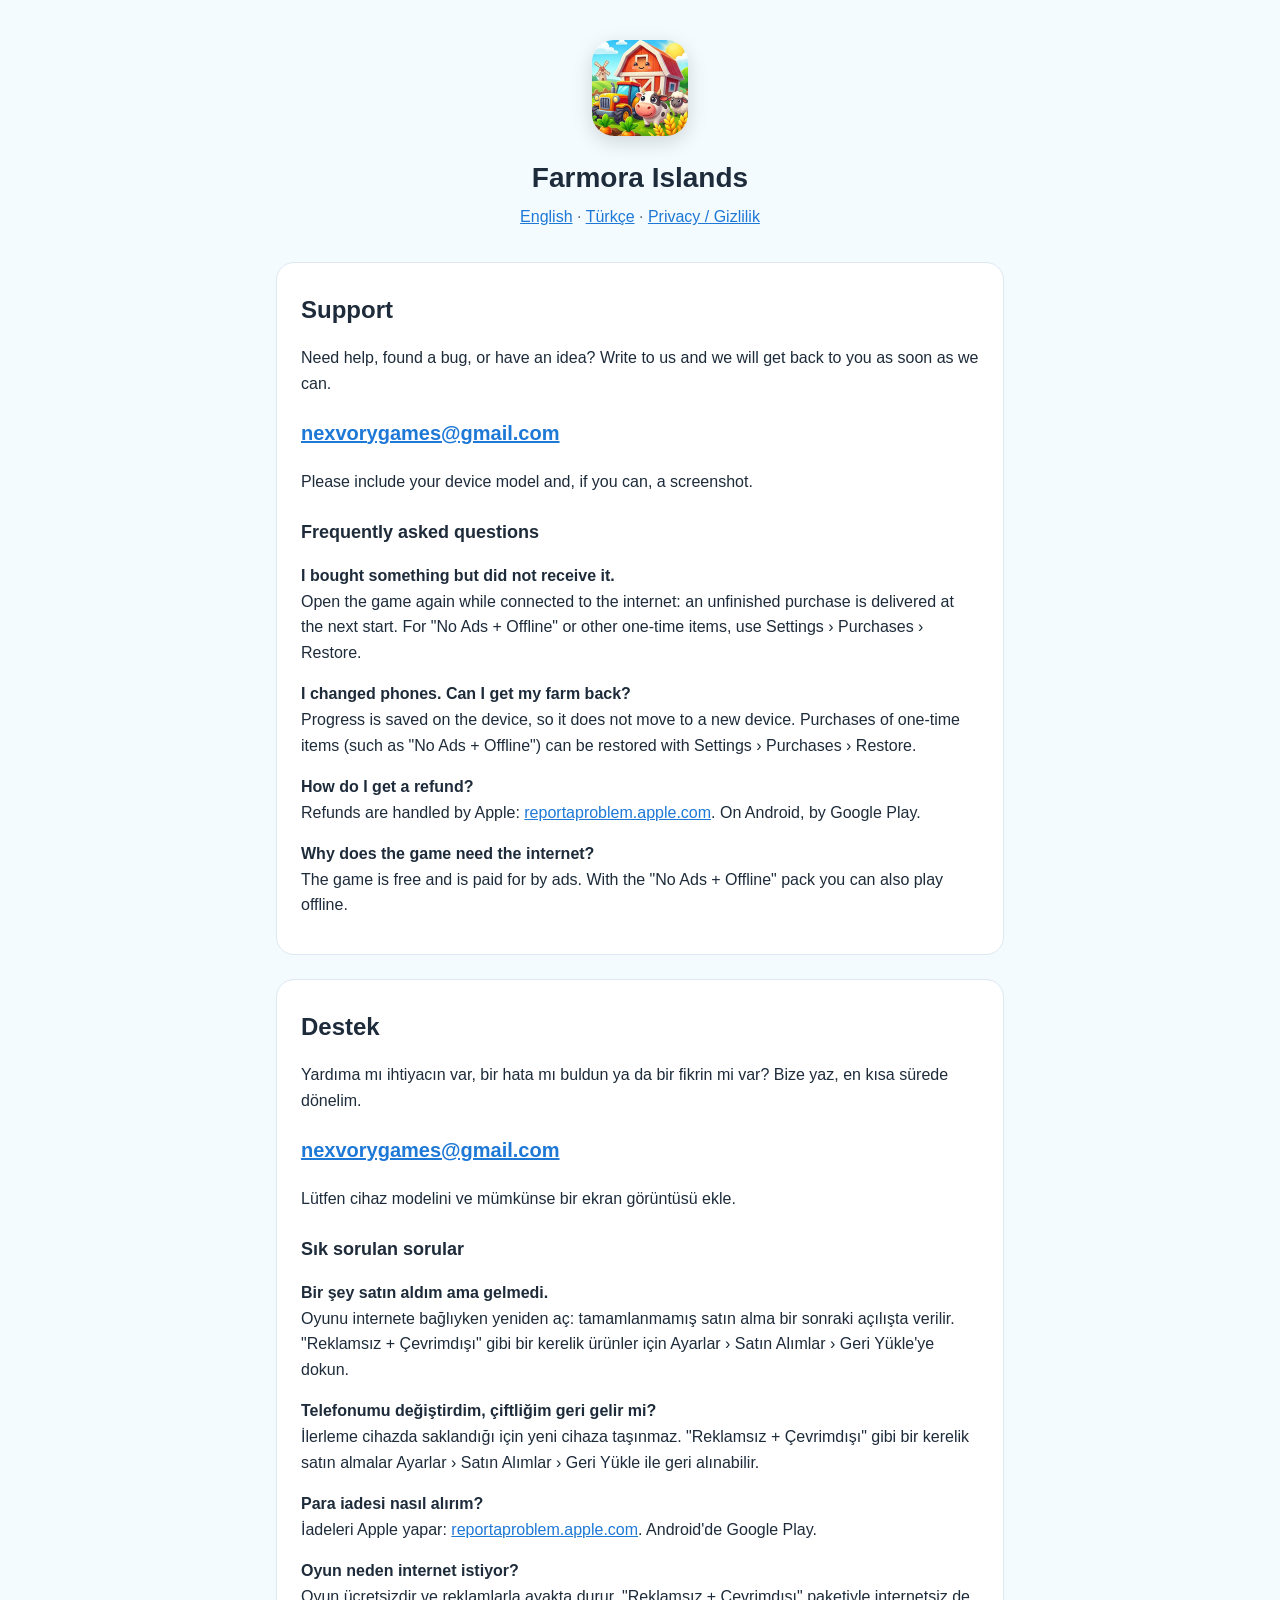
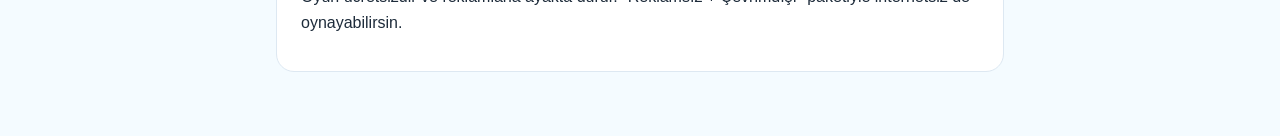
<file: index.html>
<!doctype html>
<html lang="en">
<head>
<meta charset="utf-8">
<meta name="viewport" content="width=device-width, initial-scale=1">
<title>Farmora Islands – Support / Destek</title>
<link rel="stylesheet" href="style.css">
</head>
<body>
<main>
<header>
  <img src="icon.png" alt="" width="96" height="96">
  <h1>Farmora Islands</h1>
  <nav><a href="#en">English</a> · <a href="#tr">Türkçe</a> · <a href="privacy.html">Privacy / Gizlilik</a></nav>
</header>

<section id="en">
<h2>Support</h2>
<p>Need help, found a bug, or have an idea? Write to us and we will get back to you as soon as we can.</p>
<p class="mail"><a href="mailto:nexvorygames@gmail.com?subject=Farmora%20Islands">nexvorygames@gmail.com</a></p>
<p>Please include your device model and, if you can, a screenshot.</p>

<h3>Frequently asked questions</h3>
<p><strong>I bought something but did not receive it.</strong><br>Open the game again while connected to the internet: an
unfinished purchase is delivered at the next start. For "No Ads + Offline" or other one-time items, use Settings › Purchases › Restore.</p>
<p><strong>I changed phones. Can I get my farm back?</strong><br>Progress is saved on the device, so it does not move to a
new device. Purchases of one-time items (such as "No Ads + Offline") can be restored with Settings › Purchases › Restore.</p>
<p><strong>How do I get a refund?</strong><br>Refunds are handled by Apple: <a href="https://reportaproblem.apple.com">reportaproblem.apple.com</a>.
On Android, by Google Play.</p>
<p><strong>Why does the game need the internet?</strong><br>The game is free and is paid for by ads. With the "No Ads + Offline" pack you can also play offline.</p>
</section>

<section id="tr">
<h2>Destek</h2>
<p>Yardıma mı ihtiyacın var, bir hata mı buldun ya da bir fikrin mi var? Bize yaz, en kısa sürede dönelim.</p>
<p class="mail"><a href="mailto:nexvorygames@gmail.com?subject=Farmora%20Islands">nexvorygames@gmail.com</a></p>
<p>Lütfen cihaz modelini ve mümkünse bir ekran görüntüsü ekle.</p>

<h3>Sık sorulan sorular</h3>
<p><strong>Bir şey satın aldım ama gelmedi.</strong><br>Oyunu internete bağlıyken yeniden aç: tamamlanmamış satın alma bir
sonraki açılışta verilir. "Reklamsız + Çevrimdışı" gibi bir kerelik ürünler için Ayarlar › Satın Alımlar › Geri Yükle'ye dokun.</p>
<p><strong>Telefonumu değiştirdim, çiftliğim geri gelir mi?</strong><br>İlerleme cihazda saklandığı için yeni cihaza taşınmaz.
"Reklamsız + Çevrimdışı" gibi bir kerelik satın almalar Ayarlar › Satın Alımlar › Geri Yükle ile geri alınabilir.</p>
<p><strong>Para iadesi nasıl alırım?</strong><br>İadeleri Apple yapar: <a href="https://reportaproblem.apple.com">reportaproblem.apple.com</a>.
Android'de Google Play.</p>
<p><strong>Oyun neden internet istiyor?</strong><br>Oyun ücretsizdir ve reklamlarla ayakta durur. "Reklamsız + Çevrimdışı" paketiyle internetsiz de oynayabilirsin.</p>
</section>
</main>
</body>
</html>
</file>
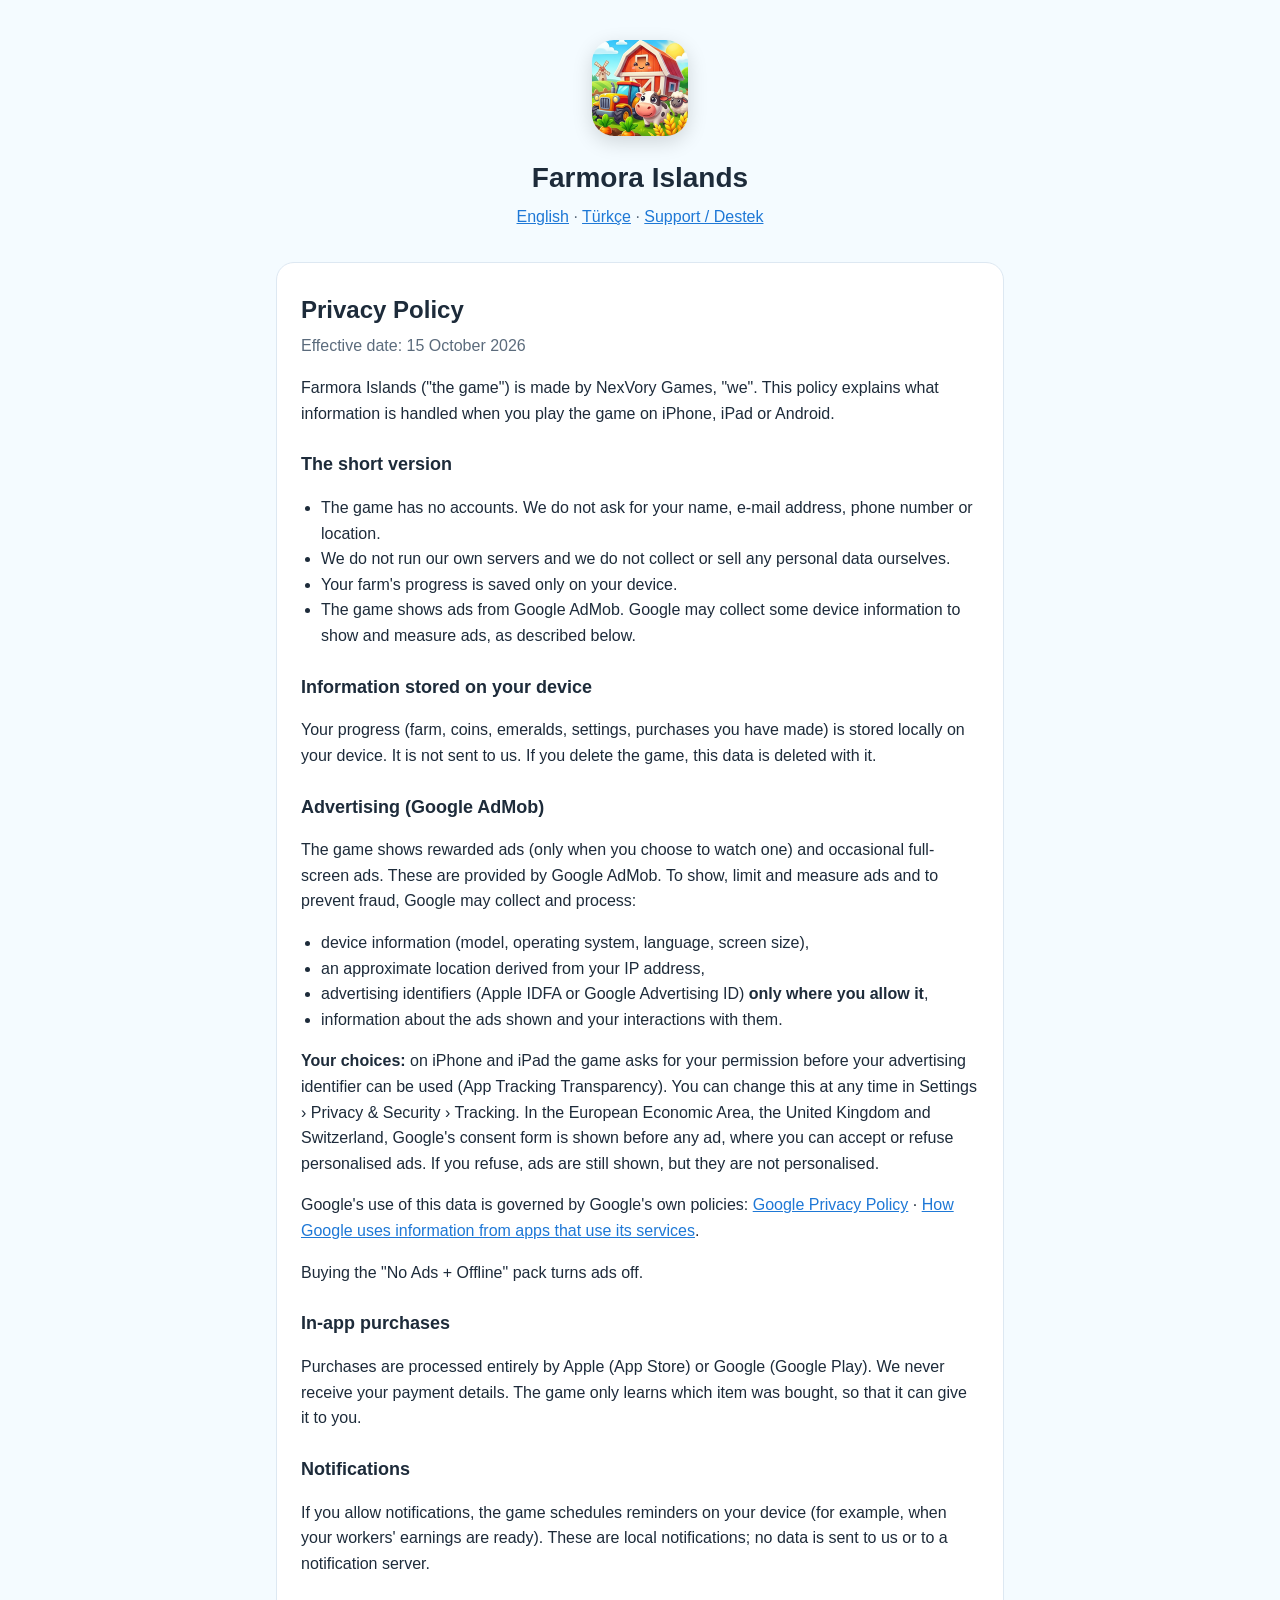
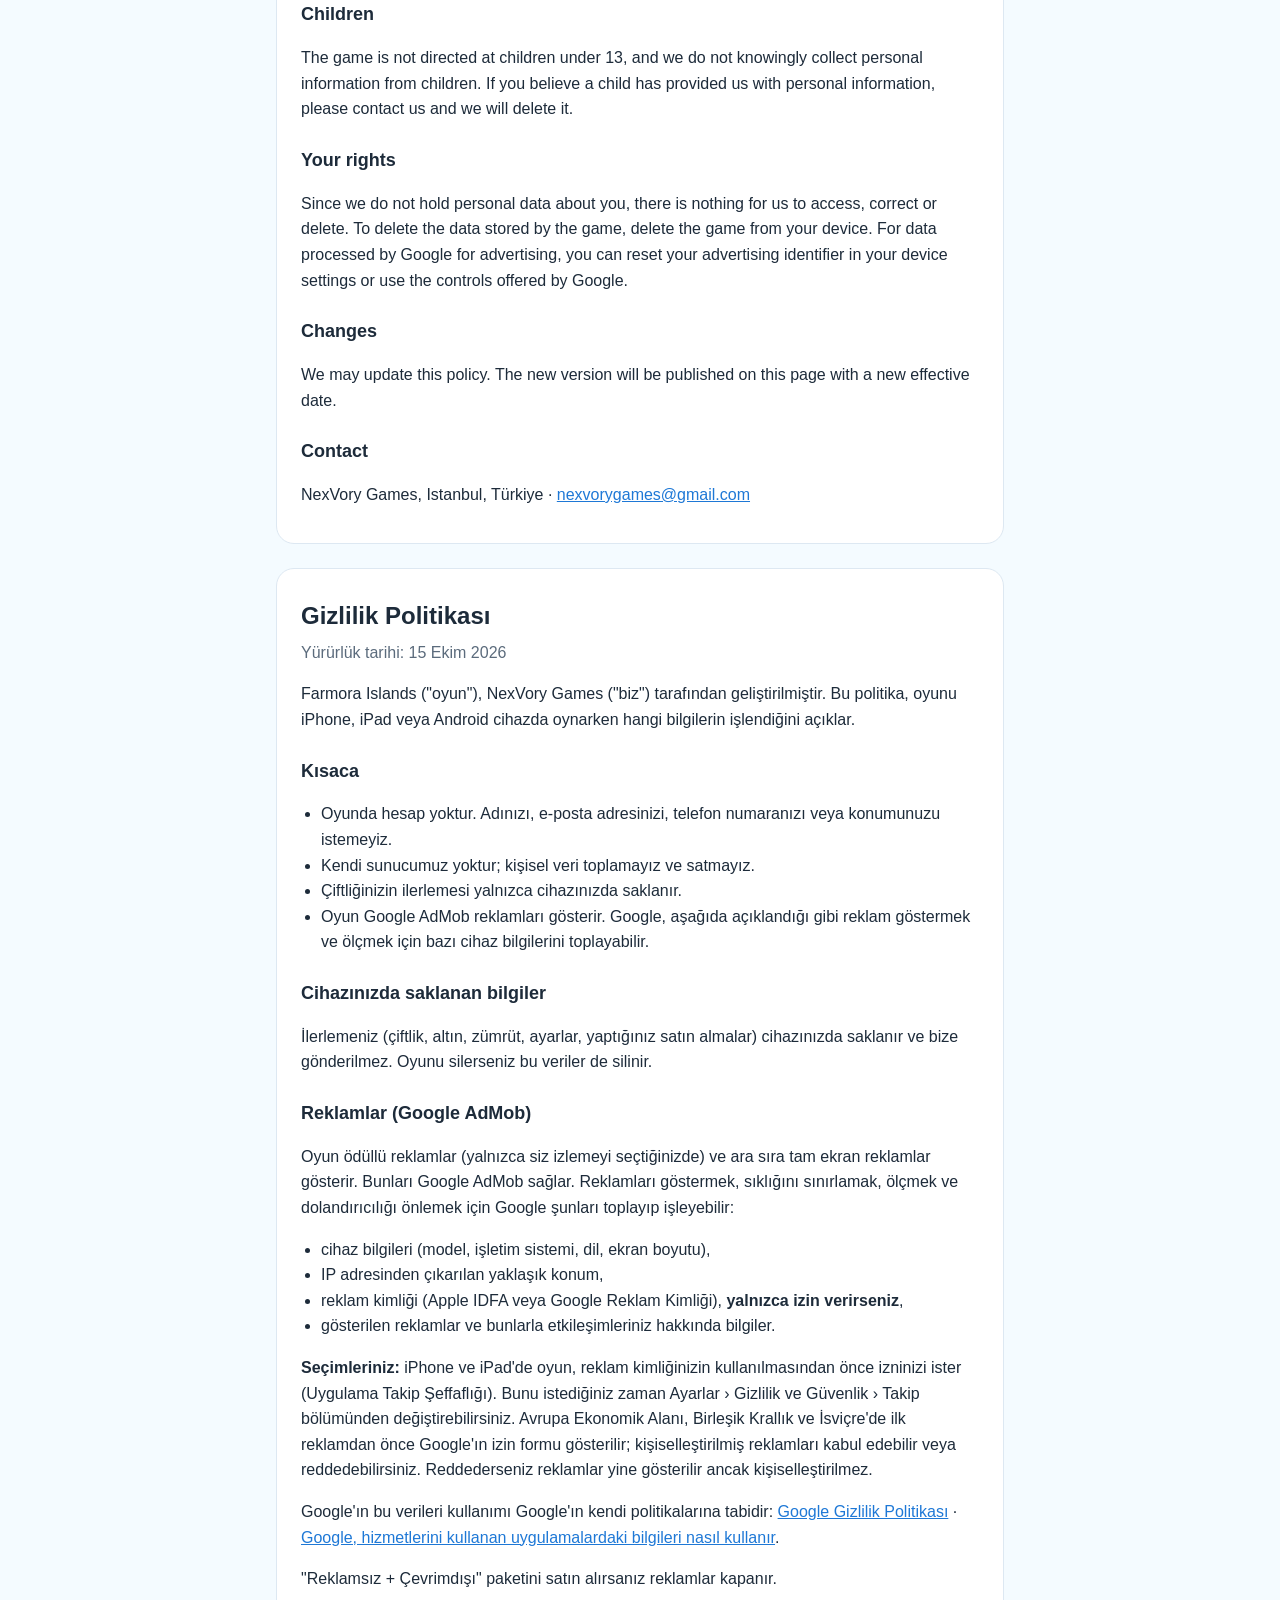
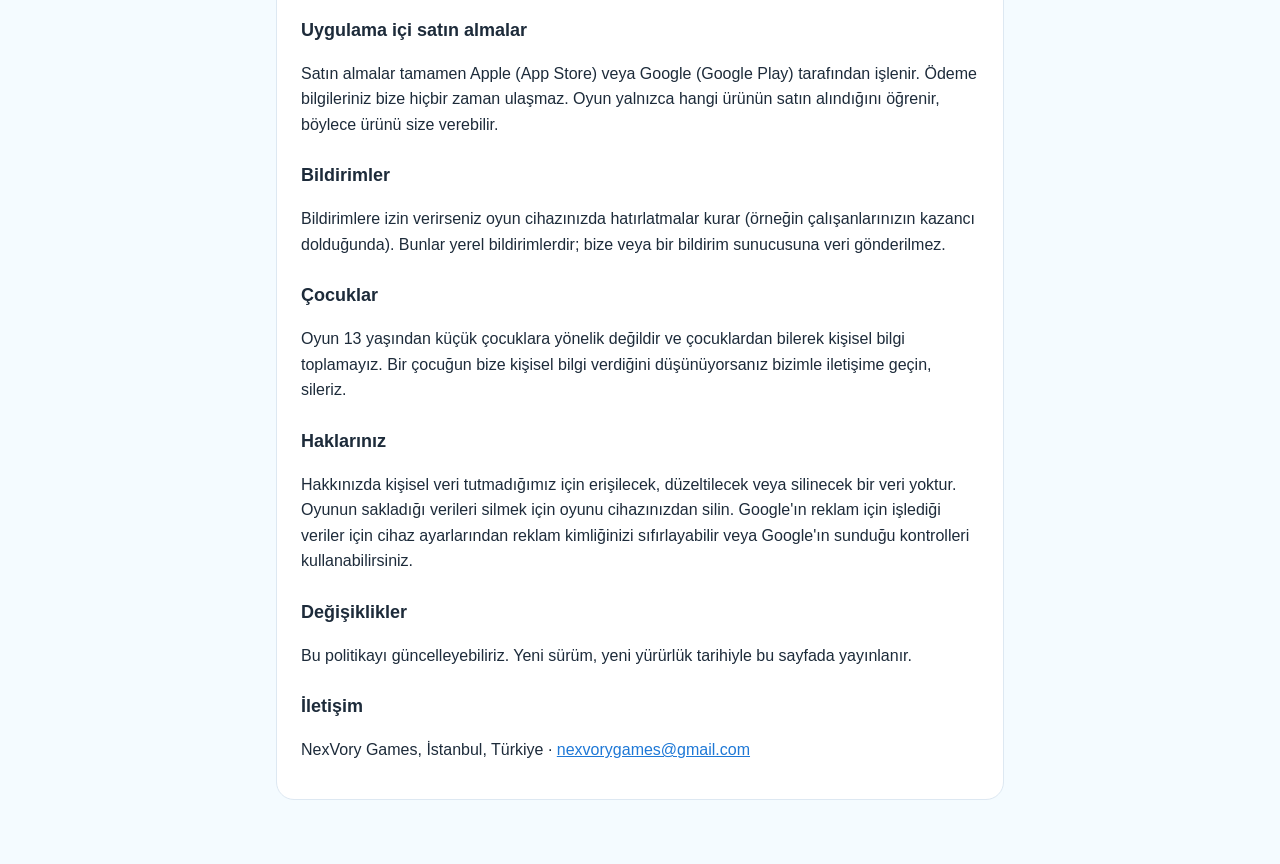
<file: privacy.html>
<!doctype html>
<html lang="en">
<head>
<meta charset="utf-8">
<meta name="viewport" content="width=device-width, initial-scale=1">
<title>Farmora Islands – Privacy Policy / Gizlilik Politikası</title>
<link rel="stylesheet" href="style.css">
</head>
<body>
<main>
<header>
  <img src="icon.png" alt="" width="96" height="96">
  <h1>Farmora Islands</h1>
  <nav><a href="#en">English</a> · <a href="#tr">Türkçe</a> · <a href="index.html">Support / Destek</a></nav>
</header>

<section id="en">
<h2>Privacy Policy</h2>
<p class="date">Effective date: 15 October 2026</p>
<p>Farmora Islands ("the game") is made by NexVory Games, "we". This policy explains what information is
handled when you play the game on iPhone, iPad or Android.</p>

<h3>The short version</h3>
<ul>
  <li>The game has no accounts. We do not ask for your name, e-mail address, phone number or location.</li>
  <li>We do not run our own servers and we do not collect or sell any personal data ourselves.</li>
  <li>Your farm's progress is saved only on your device.</li>
  <li>The game shows ads from Google AdMob. Google may collect some device information to show and measure ads, as described below.</li>
</ul>

<h3>Information stored on your device</h3>
<p>Your progress (farm, coins, emeralds, settings, purchases you have made) is stored locally on your device. It is not
sent to us. If you delete the game, this data is deleted with it.</p>

<h3>Advertising (Google AdMob)</h3>
<p>The game shows rewarded ads (only when you choose to watch one) and occasional full-screen ads. These are provided by
Google AdMob. To show, limit and measure ads and to prevent fraud, Google may collect and process:</p>
<ul>
  <li>device information (model, operating system, language, screen size),</li>
  <li>an approximate location derived from your IP address,</li>
  <li>advertising identifiers (Apple IDFA or Google Advertising ID) <strong>only where you allow it</strong>,</li>
  <li>information about the ads shown and your interactions with them.</li>
</ul>
<p><strong>Your choices:</strong> on iPhone and iPad the game asks for your permission before your advertising identifier can be
used (App Tracking Transparency). You can change this at any time in Settings › Privacy &amp; Security › Tracking. In the
European Economic Area, the United Kingdom and Switzerland, Google's consent form is shown before any ad, where you can
accept or refuse personalised ads. If you refuse, ads are still shown, but they are not personalised.</p>
<p>Google's use of this data is governed by Google's own policies:
<a href="https://policies.google.com/privacy">Google Privacy Policy</a> ·
<a href="https://policies.google.com/technologies/partner-sites">How Google uses information from apps that use its services</a>.</p>
<p>Buying the "No Ads + Offline" pack turns ads off.</p>

<h3>In-app purchases</h3>
<p>Purchases are processed entirely by Apple (App Store) or Google (Google Play). We never receive your payment details. The
game only learns which item was bought, so that it can give it to you.</p>

<h3>Notifications</h3>
<p>If you allow notifications, the game schedules reminders on your device (for example, when your workers' earnings are
ready). These are local notifications; no data is sent to us or to a notification server.</p>

<h3>Children</h3>
<p>The game is not directed at children under 13, and we do not knowingly collect personal information from children.
If you believe a child has provided us with personal information, please contact us and we will delete it.</p>

<h3>Your rights</h3>
<p>Since we do not hold personal data about you, there is nothing for us to access, correct or delete. To delete the data
stored by the game, delete the game from your device. For data processed by Google for advertising, you can reset your
advertising identifier in your device settings or use the controls offered by Google.</p>

<h3>Changes</h3>
<p>We may update this policy. The new version will be published on this page with a new effective date.</p>

<h3>Contact</h3>
<p>NexVory Games, Istanbul, Türkiye · <a href="mailto:nexvorygames@gmail.com">nexvorygames@gmail.com</a></p>
</section>

<section id="tr">
<h2>Gizlilik Politikası</h2>
<p class="date">Yürürlük tarihi: 15 Ekim 2026</p>
<p>Farmora Islands ("oyun"), NexVory Games ("biz") tarafından geliştirilmiştir. Bu politika, oyunu iPhone, iPad
veya Android cihazda oynarken hangi bilgilerin işlendiğini açıklar.</p>

<h3>Kısaca</h3>
<ul>
  <li>Oyunda hesap yoktur. Adınızı, e-posta adresinizi, telefon numaranızı veya konumunuzu istemeyiz.</li>
  <li>Kendi sunucumuz yoktur; kişisel veri toplamayız ve satmayız.</li>
  <li>Çiftliğinizin ilerlemesi yalnızca cihazınızda saklanır.</li>
  <li>Oyun Google AdMob reklamları gösterir. Google, aşağıda açıklandığı gibi reklam göstermek ve ölçmek için bazı cihaz bilgilerini toplayabilir.</li>
</ul>

<h3>Cihazınızda saklanan bilgiler</h3>
<p>İlerlemeniz (çiftlik, altın, zümrüt, ayarlar, yaptığınız satın almalar) cihazınızda saklanır ve bize gönderilmez. Oyunu
silerseniz bu veriler de silinir.</p>

<h3>Reklamlar (Google AdMob)</h3>
<p>Oyun ödüllü reklamlar (yalnızca siz izlemeyi seçtiğinizde) ve ara sıra tam ekran reklamlar gösterir. Bunları Google AdMob
sağlar. Reklamları göstermek, sıklığını sınırlamak, ölçmek ve dolandırıcılığı önlemek için Google şunları toplayıp işleyebilir:</p>
<ul>
  <li>cihaz bilgileri (model, işletim sistemi, dil, ekran boyutu),</li>
  <li>IP adresinden çıkarılan yaklaşık konum,</li>
  <li>reklam kimliği (Apple IDFA veya Google Reklam Kimliği), <strong>yalnızca izin verirseniz</strong>,</li>
  <li>gösterilen reklamlar ve bunlarla etkileşimleriniz hakkında bilgiler.</li>
</ul>
<p><strong>Seçimleriniz:</strong> iPhone ve iPad'de oyun, reklam kimliğinizin kullanılmasından önce izninizi ister (Uygulama
Takip Şeffaflığı). Bunu istediğiniz zaman Ayarlar › Gizlilik ve Güvenlik › Takip bölümünden değiştirebilirsiniz. Avrupa
Ekonomik Alanı, Birleşik Krallık ve İsviçre'de ilk reklamdan önce Google'ın izin formu gösterilir; kişiselleştirilmiş reklamları
kabul edebilir veya reddedebilirsiniz. Reddederseniz reklamlar yine gösterilir ancak kişiselleştirilmez.</p>
<p>Google'ın bu verileri kullanımı Google'ın kendi politikalarına tabidir:
<a href="https://policies.google.com/privacy?hl=tr">Google Gizlilik Politikası</a> ·
<a href="https://policies.google.com/technologies/partner-sites?hl=tr">Google, hizmetlerini kullanan uygulamalardaki bilgileri nasıl kullanır</a>.</p>
<p>"Reklamsız + Çevrimdışı" paketini satın alırsanız reklamlar kapanır.</p>

<h3>Uygulama içi satın almalar</h3>
<p>Satın almalar tamamen Apple (App Store) veya Google (Google Play) tarafından işlenir. Ödeme bilgileriniz bize hiçbir zaman
ulaşmaz. Oyun yalnızca hangi ürünün satın alındığını öğrenir, böylece ürünü size verebilir.</p>

<h3>Bildirimler</h3>
<p>Bildirimlere izin verirseniz oyun cihazınızda hatırlatmalar kurar (örneğin çalışanlarınızın kazancı dolduğunda). Bunlar
yerel bildirimlerdir; bize veya bir bildirim sunucusuna veri gönderilmez.</p>

<h3>Çocuklar</h3>
<p>Oyun 13 yaşından küçük çocuklara yönelik değildir ve çocuklardan bilerek kişisel bilgi toplamayız. Bir çocuğun bize kişisel
bilgi verdiğini düşünüyorsanız bizimle iletişime geçin, sileriz.</p>

<h3>Haklarınız</h3>
<p>Hakkınızda kişisel veri tutmadığımız için erişilecek, düzeltilecek veya silinecek bir veri yoktur. Oyunun sakladığı verileri
silmek için oyunu cihazınızdan silin. Google'ın reklam için işlediği veriler için cihaz ayarlarından reklam kimliğinizi
sıfırlayabilir veya Google'ın sunduğu kontrolleri kullanabilirsiniz.</p>

<h3>Değişiklikler</h3>
<p>Bu politikayı güncelleyebiliriz. Yeni sürüm, yeni yürürlük tarihiyle bu sayfada yayınlanır.</p>

<h3>İletişim</h3>
<p>NexVory Games, İstanbul, Türkiye · <a href="mailto:nexvorygames@gmail.com">nexvorygames@gmail.com</a></p>
</section>
</main>
</body>
</html>
</file>
<file: style.css>
:root { --bg: #f4fbff; --card: #ffffff; --ink: #1d2b3a; --soft: #5b6b7c; --accent: #1e78d6; --line: #dde8f2; }
@media (prefers-color-scheme: dark) {
  :root { --bg: #0f1720; --card: #17222e; --ink: #e8eef5; --soft: #9fb0c2; --accent: #5cb4ff; --line: #26364a; }
}
* { box-sizing: border-box; }
body { margin: 0; background: var(--bg); color: var(--ink); font: 16px/1.6 -apple-system, BlinkMacSystemFont, "Segoe UI", Roboto, sans-serif; }
main { max-width: 760px; margin: 0 auto; padding: 24px 16px 64px; }
header { text-align: center; padding: 16px 0 8px; }
header img { border-radius: 22px; box-shadow: 0 6px 20px rgba(0, 0, 0, .15); }
h1 { margin: 12px 0 4px; font-size: 28px; }
nav { color: var(--soft); }
a { color: var(--accent); }
section { background: var(--card); border: 1px solid var(--line); border-radius: 18px; padding: 8px 24px 20px; margin-top: 24px; }
h2 { font-size: 24px; margin: 20px 0 4px; }
h3 { font-size: 18px; margin: 24px 0 4px; }
.date { color: var(--soft); margin-top: 0; }
.mail { font-size: 20px; font-weight: 600; }
ul { padding-left: 20px; }
</file>
